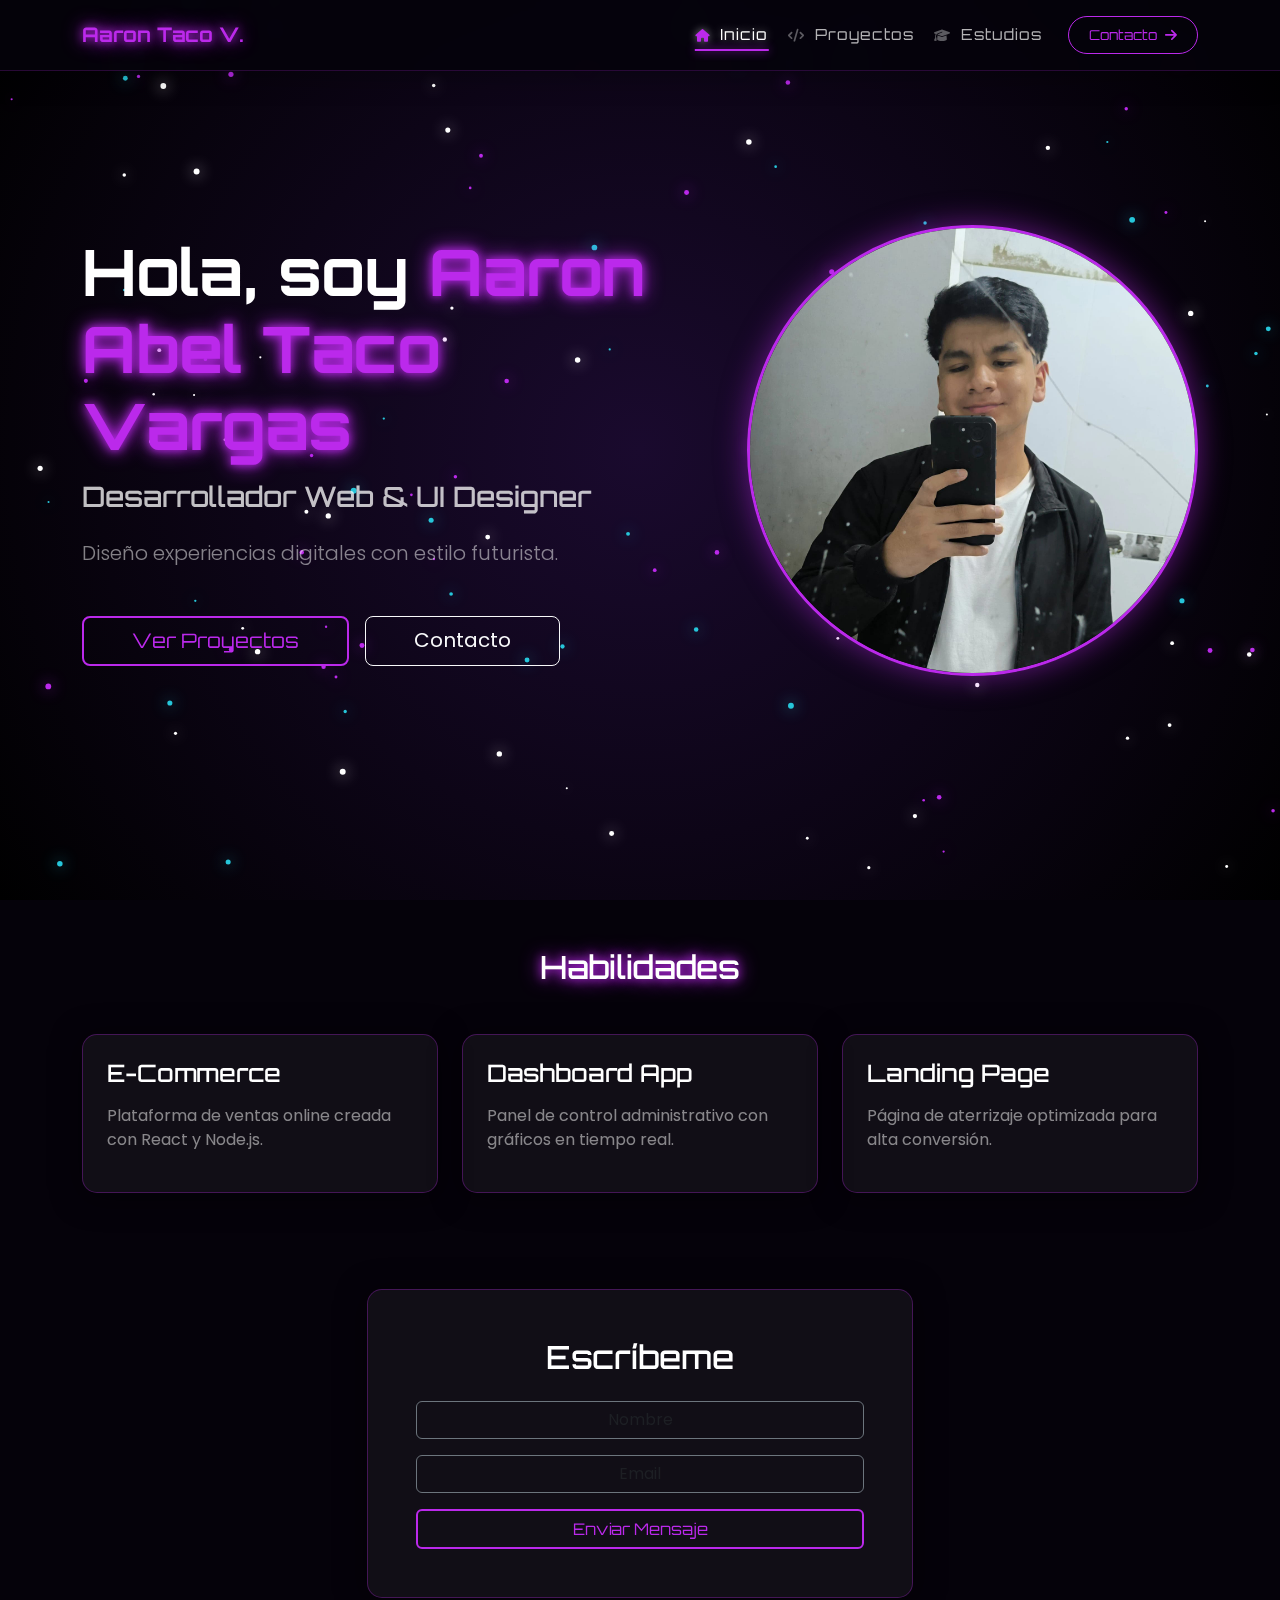
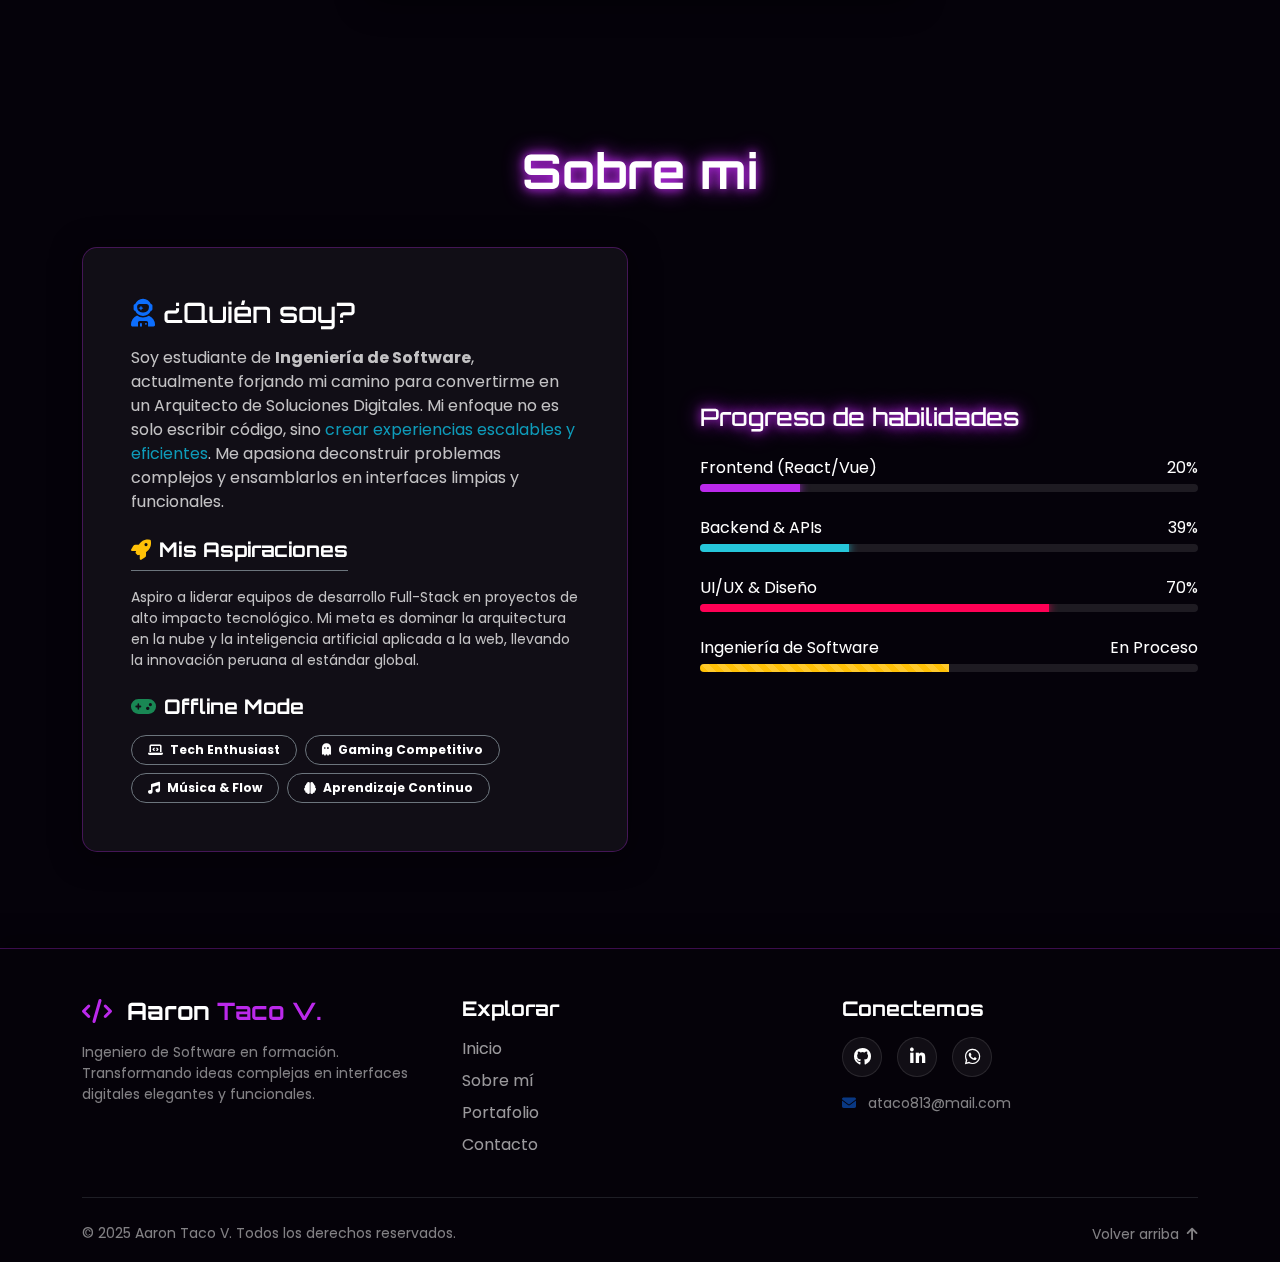
<file: index.html>
<!DOCTYPE html>
<html lang="es">

<head>
    <meta charset="UTF-8">
    <meta name="viewport" content="width=device-width, initial-scale=1.0">
    <title>Aaron</title>
    <link href="https://cdn.jsdelivr.net/npm/bootstrap@5.3.3/dist/css/bootstrap.min.css" rel="stylesheet">
    <link rel="stylesheet" href="https://cdnjs.cloudflare.com/ajax/libs/font-awesome/6.5.1/css/all.min.css">
    <link
        href="https://fonts.googleapis.com/css2?family=Orbitron:wght@400;700&family=Poppins:wght@300;500;700&display=swap"
        rel="stylesheet">
    <link rel="stylesheet" href="css/index.css">
    <link rel="stylesheet" href="css/encabezado.css">
    <link rel="stylesheet" href="css/footer.css">
</head>

<body>

    <canvas id="particles-canvas"></canvas>

    <nav class="navbar navbar-expand-lg fixed-top navbar-glass">
        <div class="container">
    
            <a class="navbar-brand d-flex align-items-center gap-2" href="#">
                <span class="neon-text fw-bold">Aaron Taco V.</span>
            </a>
    
            <button class="navbar-toggler border-0" type="button" data-bs-toggle="collapse" data-bs-target="#navbarNav">
                <span class="fa-solid fa-bars-staggered text-white"></span>
            </button>
    
            <div class="collapse navbar-collapse" id="navbarNav">
                <ul class="navbar-nav ms-auto align-items-center">
    
                    <li class="nav-item">
                        <a class="nav-link nav-link-neon active" href="#">
                            <i class="fas fa-home small-icon"></i> Inicio
                        </a>
                    </li>
    
                    <li class="nav-item">
                        <a class="nav-link nav-link-neon" href="Pages/proyectos.html">
                            <i class="fas fa-code small-icon"></i> Proyectos
                        </a>
                    </li>
    
                    <li class="nav-item">
                        <a class="nav-link nav-link-neon" href="Pages/avance-de-estudio.html">
                            <i class="fas fa-graduation-cap small-icon"></i> Estudios
                        </a>
                    </li>
    
                    <li class="nav-item ms-lg-3 mt-3 mt-lg-0">
                        <a class="btn btn-sm btn-neon-nav" href="Pages/Contacto.html">
                            Contacto <i class="fas fa-arrow-right ms-1"></i>
                        </a>
                    </li>
    
                </ul>
            </div>
        </div>
    </nav>

    <section id="inicio" class="d-flex align-items-center min-vh-100 text-center text-lg-start">
        <div class="container">
            <div class="row align-items-center">
                <div class="col-lg-7">
                    <h1 class="display-3 fw-bold text-white mb-3">Hola, soy <span class="neon-text">Aaron Abel Taco
                            Vargas</span>
                    </h1>
                    <h3 class="text-white opacity-75 mb-4">Desarrollador Web & UI Designer</h3>
                    <p class="lead text-white opacity-50 mb-5">Diseño experiencias digitales con estilo futurista.</p>
                    <div class="d-flex gap-3 justify-content-center justify-content-lg-start">
                        <a href="Pages/proyectos.html" class="btn btn-neon btn-lg px-5">Ver Proyectos</a>
                        <a href="Pages/Contacto.html" class="btn btn-outline-light btn-lg px-5">Contacto</a>
                     
                    </div>
                </div>
                <div class="col-lg-5 mt-5 mt-lg-0 d-flex justify-content-center">
                    <div class="img-glow">
                        <img src="img/ss.jpg" alt="Foto de perfil" class="img-fluid rounded-circle">
                    </div>
                </div>
            </div>
        </div>
    </section>

    <section id="proyectos" class="py-5">
        <div class="container">
            <h2 class="text-center text-white mb-5 neon-text">Habilidades</h2>
            <div class="row g-4">
                <div class="col-md-4">
                    <div class="glass-card p-4 h-100">
                        <h4 class="text-white mb-3">E-Commerce</h4>
                        <p class="text-white opacity-50">Plataforma de ventas online creada con React y Node.js.</p>
                    </div>
                </div>
                <div class="col-md-4">
                    <div class="glass-card p-4 h-100">
                        <h4 class="text-white mb-3">Dashboard App</h4>
                        <p class="text-white opacity-50">Panel de control administrativo con gráficos en tiempo real.
                        </p>
                    </div>
                </div>
                <div class="col-md-4">
                    <div class="glass-card p-4 h-100">
                        <h4 class="text-white mb-3">Landing Page</h4>
                        <p class="text-white opacity-50">Página de aterrizaje optimizada para alta conversión.</p>
                    </div>
                </div>
            </div>
        </div>
    </section>

    <section id="contacto" class="py-5 mb-5">
        <div class="container">
            <div class="row justify-content-center">
                <div class="col-md-6">
                    <div class="glass-card p-5">
                        <h2 class="text-center text-white mb-4">Escríbeme</h2>
                        <form>
                            <div class="mb-3">
                                <input type="text"
                                    class="form-control bg-transparent text-center text-white border-secondary"
                                    placeholder="Nombre">
                            </div>

                            <div class="mb-3">
                                <input type="email" class="form-control bg-transparent text-center border-secondary"
                                    placeholder="Email">
                            </div>
                            <button type="submit" class="btn btn-neon w-100">Enviar Mensaje</button>
                        </form>
                    </div>
                </div>
            </div>
        </div>
    </section>

    <section id="sobre-mi" class="py-5 position-relative z-2">
        <div class="container">
            <h2 class="text-center text-white mb-5 neon-text display-5 fw-bold">Sobre mi</h2>

            <div class="row align-items-center">
                <div class="col-lg-6 mb-5 mb-lg-0">
                    <div class="glass-card p-4 p-lg-5">

                        <h3 class="text-white mb-3" style="font-family: 'Orbitron', sans-serif;">
                            <i class="fas fa-user-astronaut me-2 text-primary"></i>¿Quién soy?
                        </h3>

                        <p class="text-white opacity-75 mb-4">
                            Soy estudiante de <strong>Ingeniería de Software</strong>, actualmente forjando mi camino
                            para convertirme en un Arquitecto de Soluciones Digitales. Mi enfoque no es solo escribir
                            código, sino
                            <span class="text-info">crear experiencias escalables y eficientes</span>. Me apasiona
                            deconstruir problemas complejos y ensamblarlos en interfaces limpias y funcionales.
                        </p>

                        <div class="mb-4">
                            <h5 class="text-white fw-bold border-bottom border-secondary pb-2 d-inline-block">
                                <i class="fas fa-rocket me-2 text-warning"></i>Mis Aspiraciones
                            </h5>
                            <p class="text-white opacity-75 small mt-2">
                                Aspiro a liderar equipos de desarrollo Full-Stack en proyectos de alto impacto
                                tecnológico. Mi meta es dominar la arquitectura en la nube y la inteligencia artificial
                                aplicada a la web, llevando la innovación peruana al estándar global.
                            </p>
                        </div>

                        <div>
                            <h5 class="text-white fw-bold mb-3"><i class="fas fa-gamepad me-2 text-success"></i>Offline
                                Mode</h5>
                            <div class="d-flex flex-wrap gap-2">
                                <span
                                    class="badge bg-transparent border border-secondary text-white rounded-pill px-3 py-2">
                                    <i class="fas fa-laptop-code me-1"></i> Tech Enthusiast
                                </span>
                                <span
                                    class="badge bg-transparent border border-secondary text-white rounded-pill px-3 py-2">
                                    <i class="fas fa-ghost me-1"></i> Gaming Competitivo
                                </span>
                                <span
                                    class="badge bg-transparent border border-secondary text-white rounded-pill px-3 py-2">
                                    <i class="fas fa-music me-1"></i> Música & Flow
                                </span>
                                <span
                                    class="badge bg-transparent border border-secondary text-white rounded-pill px-3 py-2">
                                    <i class="fas fa-brain me-1"></i> Aprendizaje Continuo
                                </span>
                            </div>
                        </div>

                    </div>
                </div>

                <div class="col-lg-6">
                    <div class="ps-lg-5">
                        <h4 class="text-white mb-4 neon-text">Progreso de habilidades</h4>

                        <div class="mb-4">
                            <div class="d-flex justify-content-between text-white mb-1">
                                <span>Frontend (React/Vue)</span>
                                <span>20%</span>
                            </div>
                            <div class="progress" style="height: 8px; background: rgba(255,255,255,0.1);">
                                <div class="progress-bar"
                                    style="width: 20%; background-color: var(--primary-color); box-shadow: 0 0 10px var(--primary-color);">
                                </div>
                            </div>
                        </div>

                        <div class="mb-4">
                            <div class="d-flex justify-content-between text-white mb-1">
                                <span>Backend & APIs</span>
                                <span>39%</span>
                            </div>
                            <div class="progress" style="height: 8px; background: rgba(255,255,255,0.1);">
                                <div class="progress-bar"
                                    style="width: 30%; background-color: #26c6da; box-shadow: 0 0 10px #26c6da;"></div>
                            </div>
                        </div>

                        <div class="mb-4">
                            <div class="d-flex justify-content-between text-white mb-1">
                                <span>UI/UX & Diseño</span>
                                <span>70%</span>
                            </div>
                            <div class="progress" style="height: 8px; background: rgba(255,255,255,0.1);">
                                <div class="progress-bar"
                                    style="width: 70%; background-color: #ff0055; box-shadow: 0 0 10px #ff0055;"></div>
                            </div>
                        </div>

                        <div class="mb-4">
                            <div class="d-flex justify-content-between text-white mb-1">
                                <span>Ingeniería de Software</span>
                                <span>En Proceso</span>
                            </div>
                            <div class="progress" style="height: 8px; background: rgba(255,255,255,0.1);">
                                <div class="progress-bar progress-bar-striped progress-bar-animated bg-warning"
                                    style="width: 50%;"></div>
                            </div>
                        </div>

                    </div>
                </div>
            </div>
        </div>
    </section>

    <footer class="footer-neon pt-5 pb-3 mt-5">
        <div class="container">
            <div class="row">

                <div class="col-lg-4 mb-4 mb-lg-0">
                    <h4 class="fw-bold mb-3" style="font-family: 'Orbitron', sans-serif; color: white;">
                        <i class="fas fa-code me-2" style="color: var(--primary-color);"></i>
                        Aaron <span style="color: var(--primary-color);">Taco V.</span>
                    </h4>
                    <p class="text-white opacity-50 small pe-lg-4">
                        Ingeniero de Software en formación. Transformando ideas complejas en interfaces digitales
                        elegantes y funcionales.
                    </p>
                </div>

                <div class="col-lg-4 mb-4 mb-lg-0">
                    <h5 class="text-white mb-3 fw-bold" style="font-family: 'Orbitron', sans-serif;">Explorar</h5>
                    <ul class="list-unstyled">
                        <li class="mb-2"><a href="index.html" class="footer-link">Inicio</a></li>
                        <li class="mb-2"><a href="index.html#sobre-mi" class="footer-link">Sobre mí</a></li>
                        <li class="mb-2"><a href="Pages/proyectos.html" class="footer-link">Portafolio</a></li>
                        <li class="mb-2"><a href="Pages/Contacto.html" class="footer-link">Contacto</a></li>
                    </ul>
                </div>

                <div class="col-lg-4">
                    <h5 class="text-white mb-3 fw-bold" style="font-family: 'Orbitron', sans-serif;">Conectemos</h5>
                    <div class="social-footer-links mb-3 justify-content-start">
                        <a href="https://github.com/aront132" target="_blank" class="footer-icon"><i
                                class="fab fa-github"></i></a>
                        <a href="https://linkedin.com/in/aaron-abel-taco-vargas-03340b28a" target="_blank" class="footer-icon"><i
                                class="fab fa-linkedin-in"></i></a>
                        <a href="https://wa.me/+51 992132014" target="_blank" class="footer-icon"><i
                                class="fab fa-whatsapp"></i></a>
                    </div>
                    <p class="text-white opacity-50 small">
                        <i class="fas fa-envelope me-2 text-primary"></i> ataco813@mail.com
                    </p>
                </div>
            </div>

            <hr class="my-4 border-secondary opacity-25">

            <div class="row align-items-center">
                <div class="col-md-6 text-center text-md-start">
                    <p class="small text-white opacity-50 mb-0">
                        &copy; 2025 Aaron Taco V. Todos los derechos reservados.
                    </p>
                </div>
                <div class="col-md-6 text-center text-md-end mt-3 mt-md-0">
                    <a href="#" class="text-white opacity-50 small text-decoration-none">Volver arriba <i
                            class="fas fa-arrow-up ms-1"></i></a>
                </div>
            </div>
        </div>
    </footer>


    <script src="https://cdn.jsdelivr.net/npm/bootstrap@5.3.3/dist/js/bootstrap.bundle.min.js"></script>
    <script src="js/particles.js"></script>
</body>

</html>
</file>
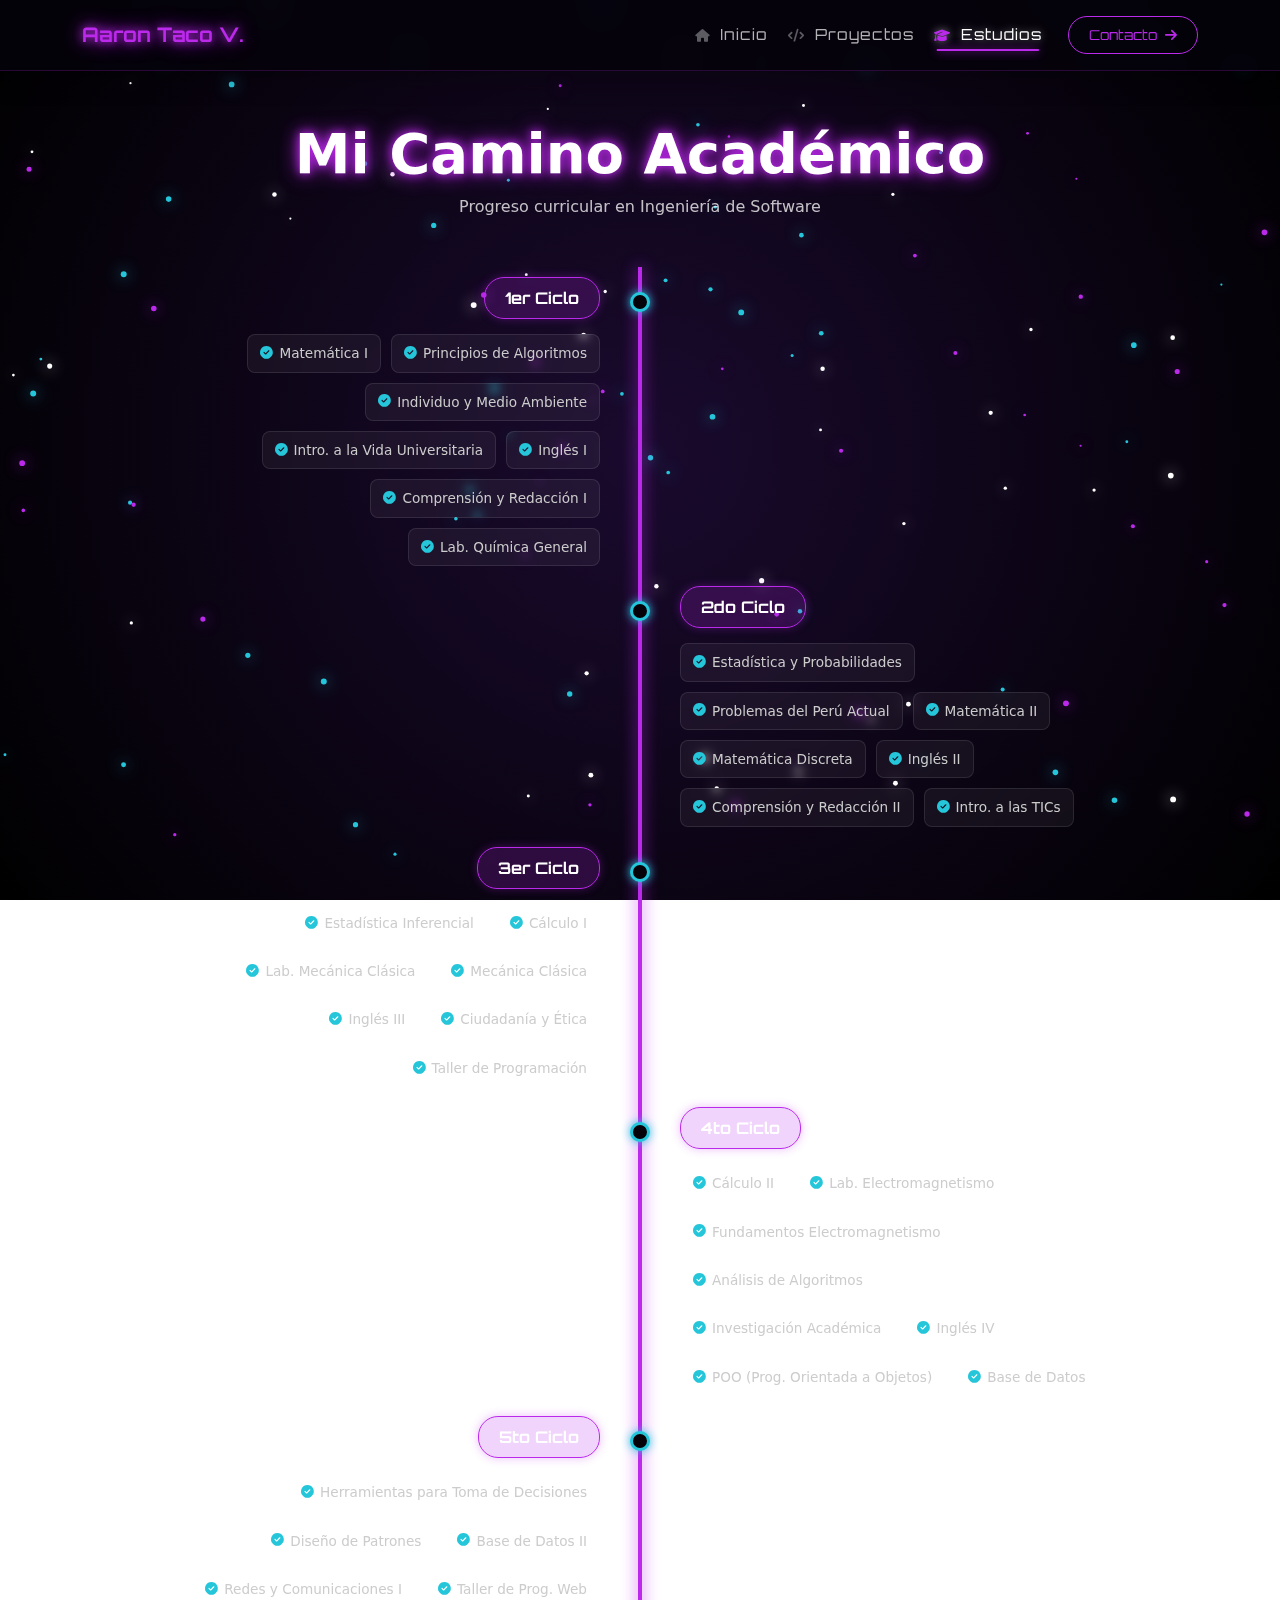
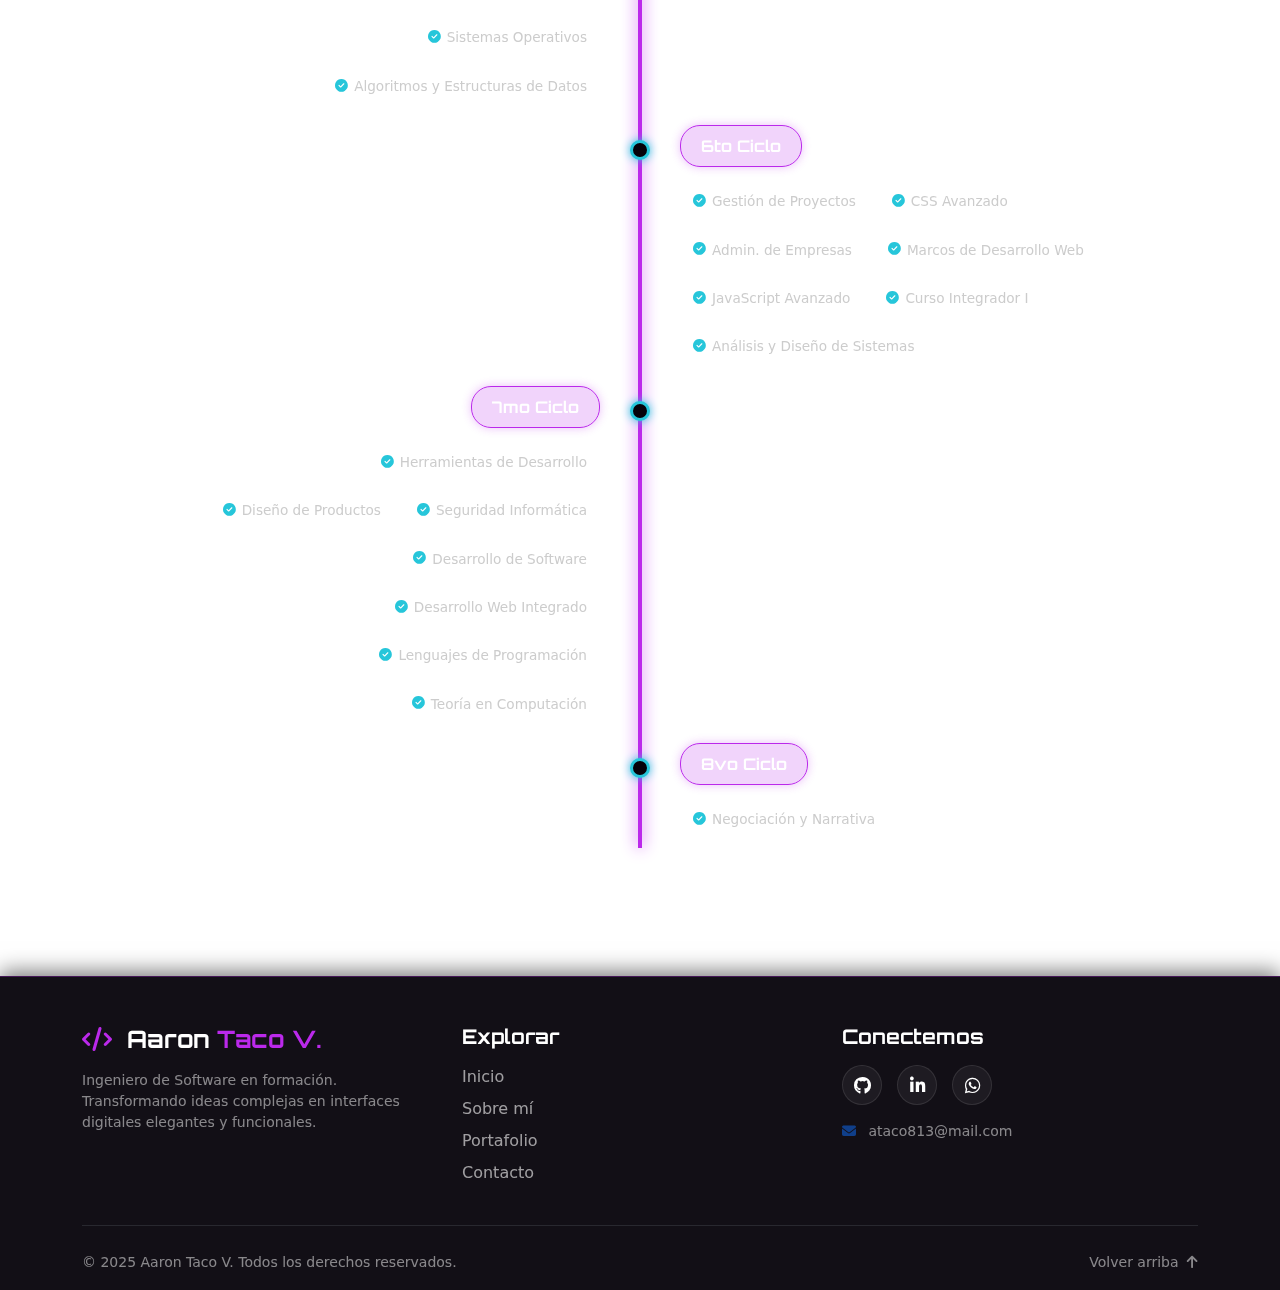
<file: Pages/avance-de-estudio.html>
<!DOCTYPE html>
<html lang="es">

<head>
    <meta charset="UTF-8">
    <meta name="viewport" content="width=device-width, initial-scale=1.0">
    <title>Plan de Estudios</title>
    <link href="https://cdn.jsdelivr.net/npm/bootstrap@5.3.3/dist/css/bootstrap.min.css" rel="stylesheet">
    <link rel="stylesheet" href="https://cdnjs.cloudflare.com/ajax/libs/font-awesome/6.5.1/css/all.min.css">
    <link
        href="https://fonts.googleapis.com/css2?family=Orbitron:wght@400;700&family=Poppins:wght@300;500;700&display=swap"
        rel="stylesheet">
    <link rel="stylesheet" href="../css/avancedeestudio.css">
    <link rel="stylesheet" href="../css/encabezado.css">
    <link rel="stylesheet" href="../css/footer.css">


</head>

<body>

    <canvas id="particles-canvas"></canvas>


    <nav class="navbar navbar-expand-lg fixed-top navbar-glass">
        <div class="container">

            <a class="navbar-brand d-flex align-items-center gap-2" href="../index.html">
                <span class="neon-text fw-bold">Aaron Taco V.</span>
            </a>

            <button class="navbar-toggler border-0" type="button" data-bs-toggle="collapse" data-bs-target="#navbarNav">
                <span class="fa-solid fa-bars-staggered text-white"></span>
            </button>

            <div class="collapse navbar-collapse" id="navbarNav">
                <ul class="navbar-nav ms-auto align-items-center">

                    <li class="nav-item">
                        <a class="nav-link nav-link-neon" href="../index.html">
                            <i class="fas fa-home small-icon"></i> Inicio
                        </a>
                    </li>

                    <li class="nav-item">
                        <a class="nav-link nav-link-neon" href="proyectos.html">
                            <i class="fas fa-code small-icon"></i> Proyectos
                        </a>
                    </li>

                    <li class="nav-item">
                        <a class="nav-link nav-link-neon active" href="avance-de-estudio.html">
                            <i class="fas fa-graduation-cap small-icon"></i> Estudios
                        </a>
                    </li>

                    <li class="nav-item ms-lg-3 mt-3 mt-lg-0">
                        <a class="btn btn-sm btn-neon-nav" href="Contacto.html">
                            Contacto <i class="fas fa-arrow-right ms-1"></i>
                        </a>
                    </li>

                </ul>
            </div>
        </div>
    </nav>

    <section class="roadmap-section">
        <div class="container text-center mb-5">
            <h1 class="display-4 fw-bold text-white neon-text">Mi Camino Académico</h1>
            <p class="text-white opacity-75">Progreso curricular en Ingeniería de Software</p>
        </div>

        <div class="roadmap-container">

            <div class="roadmap-cycle left">
                <div class="cycle-title">1er Ciclo</div>
                <div class="courses-grid">
                    <div class="course-chip"><i class="fas fa-check-circle"></i>Matemática I</div>
                    <div class="course-chip"><i class="fas fa-check-circle"></i>Principios de Algoritmos</div>
                    <div class="course-chip"><i class="fas fa-check-circle"></i>Individuo y Medio Ambiente</div>
                    <div class="course-chip"><i class="fas fa-check-circle"></i>Intro. a la Vida Universitaria</div>
                    <div class="course-chip"><i class="fas fa-check-circle"></i>Inglés I</div>
                    <div class="course-chip"><i class="fas fa-check-circle"></i>Comprensión y Redacción I</div>
                    <div class="course-chip"><i class="fas fa-check-circle"></i>Lab. Química General</div>
                </div>
            </div>

            <div class="roadmap-cycle right">
                <div class="cycle-title">2do Ciclo</div>
                <div class="courses-grid">
                    <div class="course-chip"><i class="fas fa-check-circle"></i>Estadística y Probabilidades</div>
                    <div class="course-chip"><i class="fas fa-check-circle"></i>Problemas del Perú Actual</div>
                    <div class="course-chip"><i class="fas fa-check-circle"></i>Matemática II</div>
                    <div class="course-chip"><i class="fas fa-check-circle"></i>Matemática Discreta</div>
                    <div class="course-chip"><i class="fas fa-check-circle"></i>Inglés II</div>
                    <div class="course-chip"><i class="fas fa-check-circle"></i>Comprensión y Redacción II</div>
                    <div class="course-chip"><i class="fas fa-check-circle"></i>Intro. a las TICs</div>
                </div>
            </div>

            <div class="roadmap-cycle left">
                <div class="cycle-title">3er Ciclo</div>
                <div class="courses-grid">
                    <div class="course-chip"><i class="fas fa-check-circle"></i>Estadística Inferencial</div>
                    <div class="course-chip"><i class="fas fa-check-circle"></i>Cálculo I</div>
                    <div class="course-chip"><i class="fas fa-check-circle"></i>Lab. Mecánica Clásica</div>
                    <div class="course-chip"><i class="fas fa-check-circle"></i>Mecánica Clásica</div>
                    <div class="course-chip"><i class="fas fa-check-circle"></i>Inglés III</div>
                    <div class="course-chip"><i class="fas fa-check-circle"></i>Ciudadanía y Ética</div>
                    <div class="course-chip"><i class="fas fa-check-circle"></i>Taller de Programación</div>
                </div>
            </div>

            <div class="roadmap-cycle right">
                <div class="cycle-title">4to Ciclo</div>
                <div class="courses-grid">
                    <div class="course-chip"><i class="fas fa-check-circle"></i>Cálculo II</div>
                    <div class="course-chip"><i class="fas fa-check-circle"></i>Lab. Electromagnetismo</div>
                    <div class="course-chip"><i class="fas fa-check-circle"></i>Fundamentos Electromagnetismo</div>
                    <div class="course-chip"><i class="fas fa-check-circle"></i>Análisis de Algoritmos</div>
                    <div class="course-chip"><i class="fas fa-check-circle"></i>Investigación Académica</div>
                    <div class="course-chip"><i class="fas fa-check-circle"></i>Inglés IV</div>
                    <div class="course-chip"><i class="fas fa-check-circle"></i>POO (Prog. Orientada a Objetos)</div>
                    <div class="course-chip"><i class="fas fa-check-circle"></i>Base de Datos</div>
                </div>
            </div>

            <div class="roadmap-cycle left">
                <div class="cycle-title">5to Ciclo</div>
                <div class="courses-grid">
                    <div class="course-chip"><i class="fas fa-check-circle"></i>Herramientas para Toma de Decisiones
                    </div>
                    <div class="course-chip"><i class="fas fa-check-circle"></i>Diseño de Patrones</div>
                    <div class="course-chip"><i class="fas fa-check-circle"></i>Base de Datos II</div>
                    <div class="course-chip"><i class="fas fa-check-circle"></i>Redes y Comunicaciones I</div>
                    <div class="course-chip"><i class="fas fa-check-circle"></i>Taller de Prog. Web</div>
                    <div class="course-chip"><i class="fas fa-check-circle"></i>Sistemas Operativos</div>
                    <div class="course-chip"><i class="fas fa-check-circle"></i>Algoritmos y Estructuras de Datos</div>
                </div>
            </div>

            <div class="roadmap-cycle right">
                <div class="cycle-title">6to Ciclo</div>
                <div class="courses-grid">
                    <div class="course-chip"><i class="fas fa-check-circle"></i>Gestión de Proyectos</div>
                    <div class="course-chip"><i class="fas fa-check-circle"></i>CSS Avanzado</div>
                    <div class="course-chip"><i class="fas fa-check-circle"></i>Admin. de Empresas</div>
                    <div class="course-chip"><i class="fas fa-check-circle"></i>Marcos de Desarrollo Web</div>
                    <div class="course-chip"><i class="fas fa-check-circle"></i>JavaScript Avanzado</div>
                    <div class="course-chip"><i class="fas fa-check-circle"></i>Curso Integrador I</div>
                    <div class="course-chip"><i class="fas fa-check-circle"></i>Análisis y Diseño de Sistemas</div>
                </div>
            </div>

            <div class="roadmap-cycle left">
                <div class="cycle-title">7mo Ciclo</div>
                <div class="courses-grid">
                    <div class="course-chip"><i class="fas fa-check-circle"></i>Herramientas de Desarrollo</div>
                    <div class="course-chip"><i class="fas fa-check-circle"></i>Diseño de Productos</div>
                    <div class="course-chip"><i class="fas fa-check-circle"></i>Seguridad Informática</div>
                    <div class="course-chip"><i class="fas fa-check-circle"></i>Desarrollo de Software</div>
                    <div class="course-chip"><i class="fas fa-check-circle"></i>Desarrollo Web Integrado</div>
                    <div class="course-chip"><i class="fas fa-check-circle"></i>Lenguajes de Programación</div>
                    <div class="course-chip"><i class="fas fa-check-circle"></i>Teoría en Computación</div>
                </div>
            </div>

            <div class="roadmap-cycle right">
                <div class="cycle-title">8vo Ciclo</div>
                <div class="courses-grid">
                    <div class="course-chip"><i class="fas fa-check-circle"></i>Negociación y Narrativa</div>
                </div>
            </div>

        </div>
    </section>

    <footer class="footer-neon pt-5 pb-3 mt-5">
        <div class="container">
            <div class="row">

                <div class="col-lg-4 mb-4 mb-lg-0">
                    <h4 class="fw-bold mb-3" style="font-family: 'Orbitron', sans-serif; color: white;">
                        <i class="fas fa-code me-2" style="color: var(--primary-color);"></i>
                        Aaron <span style="color: var(--primary-color);">Taco V.</span>
                    </h4>
                    <p class="text-white opacity-50 small pe-lg-4">
                        Ingeniero de Software en formación. Transformando ideas complejas en interfaces digitales
                        elegantes y funcionales.
                    </p>
                </div>

                <div class="col-lg-4 mb-4 mb-lg-0">
                    <h5 class="text-white mb-3 fw-bold" style="font-family: 'Orbitron', sans-serif;">Explorar</h5>
                    <ul class="list-unstyled">
                        <li class="mb-2"><a href="../index.html" class="footer-link">Inicio</a></li>
                        <li class="mb-2"><a href="../index.html#sobre-mi" class="footer-link">Sobre mí</a></li>
                        <li class="mb-2"><a href="proyectos.html" class="footer-link">Portafolio</a></li>
                        <li class="mb-2"><a href="contacto.html" class="footer-link">Contacto</a></li>
                    </ul>
                </div>

               <div class="col-lg-4">
                    <h5 class="text-white mb-3 fw-bold" style="font-family: 'Orbitron', sans-serif;">Conectemos</h5>
                    <div class="social-footer-links mb-3 justify-content-start">
                        <a href="https://github.com/aront132" target="_blank" class="footer-icon"><i
                                class="fab fa-github"></i></a>
                        <a href="https://linkedin.com/in/aaron-abel-taco-vargas-03340b28a" target="_blank" class="footer-icon"><i
                                class="fab fa-linkedin-in"></i></a>
                        <a href="https://wa.me/992132014" target="_blank" class="footer-icon"><i
                                class="fab fa-whatsapp"></i></a>
                    </div>
                    <p class="text-white opacity-50 small">
                        <i class="fas fa-envelope me-2 text-primary"></i> ataco813@mail.com
                    </p>
                </div>
            </div>

            <hr class="my-4 border-secondary opacity-25">

            <div class="row align-items-center">
                <div class="col-md-6 text-center text-md-start">
                    <p class="small text-white opacity-50 mb-0">
                        &copy; 2025 Aaron Taco V. Todos los derechos reservados.
                    </p>
                </div>
                <div class="col-md-6 text-center text-md-end mt-3 mt-md-0">
                    <a href="#" class="text-white opacity-50 small text-decoration-none">Volver arriba <i
                            class="fas fa-arrow-up ms-1"></i></a>
                </div>
            </div>
        </div>
    </footer>

    <script src="https://cdn.jsdelivr.net/npm/bootstrap@5.3.3/dist/js/bootstrap.bundle.min.js"></script>
    <script src="../js/particles.js"></script>
</body>

</html>
</file>
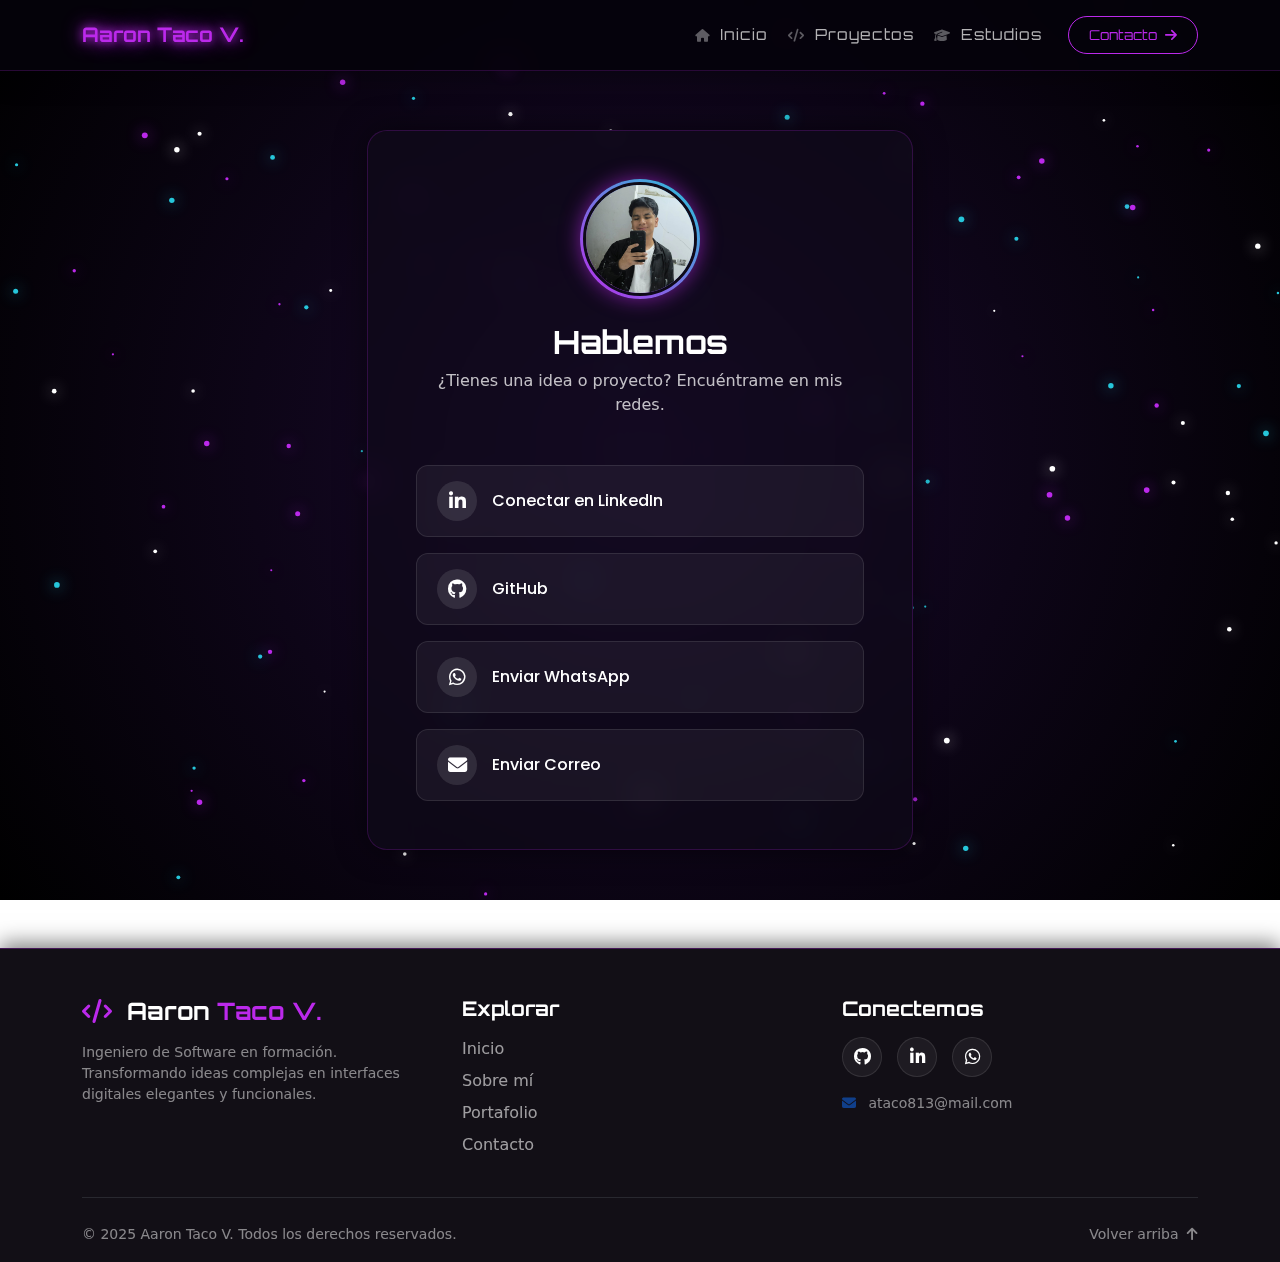
<file: Pages/Contacto.html>
<!DOCTYPE html>
<html lang="es">

<head>
    <meta charset="UTF-8">
    <meta name="viewport" content="width=device-width, initial-scale=1.0">
    <title>Contáctame</title>
    <link href="https://cdn.jsdelivr.net/npm/bootstrap@5.3.3/dist/css/bootstrap.min.css" rel="stylesheet">
    <link rel="stylesheet" href="https://cdnjs.cloudflare.com/ajax/libs/font-awesome/6.5.1/css/all.min.css">
    <link
        href="https://fonts.googleapis.com/css2?family=Orbitron:wght@400;700&family=Poppins:wght@300;500;700&display=swap"
        rel="stylesheet">

    <link rel="stylesheet" href="../css/encabezado.css">
    <link rel="stylesheet" href="../css/contacto.css">
    <link rel="stylesheet" href="../css/footer.css">
</head>

<body>

    <canvas id="particles-canvas"></canvas>


    <nav class="navbar navbar-expand-lg fixed-top navbar-glass">
        <div class="container">

            <a class="navbar-brand d-flex align-items-center gap-2" href="../index.html">
                <span class="neon-text fw-bold">Aaron Taco V.</span>
            </a>

            <button class="navbar-toggler border-0" type="button" data-bs-toggle="collapse" data-bs-target="#navbarNav">
                <span class="fa-solid fa-bars-staggered text-white"></span>
            </button>

            <div class="collapse navbar-collapse" id="navbarNav">
                <ul class="navbar-nav ms-auto align-items-center">

                    <li class="nav-item">
                        <a class="nav-link nav-link-neon " href="index.html">
                            <i class="fas fa-home small-icon"></i> Inicio
                        </a>
                    </li>

                    <li class="nav-item">
                        <a class="nav-link nav-link-neon" href="proyectos.html">
                            <i class="fas fa-code small-icon"></i> Proyectos
                        </a>
                    </li>

                    <li class="nav-item">
                        <a class="nav-link nav-link-neon" href="avance-de-estudio.html">
                            <i class="fas fa-graduation-cap small-icon"></i> Estudios
                        </a>
                    </li>

                    <li class="nav-item ms-lg-3 mt-3 mt-lg-0">
                        <a class="btn btn-sm btn-neon-nav" href="Contacto.html">
                            Contacto <i class="fas fa-arrow-right ms-1"></i>
                        </a>
                    </li>

                </ul>
            </div>
        </div>
    </nav>

    <section class="contact-section d-flex align-items-center justify-content-center">
        <div class="container">
            <div class="row justify-content-center">
                <div class="col-md-8 col-lg-6">

                    <div class="contact-card text-center p-5">

                        <div class="profile-glow mb-4 mx-auto">
                            <img src="../img/ss.jpg" alt="Aaron Taco" class="img-fluid rounded-circle">
                        </div>

                        <h2 class="text-white mb-2 fw-bold" style="font-family: 'Orbitron', sans-serif;">Hablemos</h2>
                        <p class="text-white opacity-75 mb-5">¿Tienes una idea o proyecto? Encuéntrame en mis redes.</p>

                        <div class="d-grid gap-3">

                            <a href="https://linkedin.com/in/aaron-abel-taco-vargas-03340b28a" target="_blank" class="social-btn linkedin">
                                <div class="icon-box"><i class="fab fa-linkedin-in"></i></div>
                                <span>Conectar en LinkedIn</span>
                                <i class="fas fa-arrow-right arrow-icon"></i>
                            </a>

                            <a href="https://github.com/aront132" target="_blank" class="social-btn github">
                                <div class="icon-box"><i class="fab fa-github"></i></div>
                                <span>GitHub</span>
                                <i class="fas fa-arrow-right arrow-icon"></i>
                            </a>

                            <a href="https://wa.me/992132014" target="_blank" class="social-btn whatsapp">
                                <div class="icon-box"><i class="fab fa-whatsapp"></i></div>
                                <span>Enviar WhatsApp</span>
                                <i class="fas fa-arrow-right arrow-icon"></i>
                            </a>

                            <a href="mailto:ataco813@ejemplo.com" class="social-btn email">
                                <div class="icon-box"><i class="fas fa-envelope"></i></div>
                                <span>Enviar Correo</span>
                                <i class="fas fa-arrow-right arrow-icon"></i>
                            </a>

                        </div>
                    </div>

                </div>
            </div>
        </div>
    </section>


    <footer class="footer-neon pt-5 pb-3 mt-5">
        <div class="container">
            <div class="row">

                <div class="col-lg-4 mb-4 mb-lg-0">
                    <h4 class="fw-bold mb-3" style="font-family: 'Orbitron', sans-serif; color: white;">
                        <i class="fas fa-code me-2" style="color: var(--primary-color);"></i>
                        Aaron <span style="color: var(--primary-color);">Taco V.</span>
                    </h4>
                    <p class="text-white opacity-50 small pe-lg-4">
                        Ingeniero de Software en formación. Transformando ideas complejas en interfaces digitales
                        elegantes y funcionales.
                    </p>
                </div>

                <div class="col-lg-4 mb-4 mb-lg-0">
                    <h5 class="text-white mb-3 fw-bold" style="font-family: 'Orbitron', sans-serif;">Explorar</h5>
                    <ul class="list-unstyled">
                        <li class="mb-2"><a href="../index.html" class="footer-link">Inicio</a></li>
                        <li class="mb-2"><a href="../index.html#sobre-mi" class="footer-link">Sobre mí</a></li>
                        <li class="mb-2"><a href="proyectos.html" class="footer-link">Portafolio</a></li>
                        <li class="mb-2"><a href="contacto.html" class="footer-link">Contacto</a></li>
                    </ul>
                </div>

                <div class="col-lg-4">
                    <h5 class="text-white mb-3 fw-bold" style="font-family: 'Orbitron', sans-serif;">Conectemos</h5>
                    <div class="social-footer-links mb-3 justify-content-start">
                        <a href="https://github.com/aront132" target="_blank" class="footer-icon"><i
                                class="fab fa-github"></i></a>
                        <a href="https://linkedin.com/in/aaron-abel-taco-vargas-03340b28a" target="_blank" class="footer-icon"><i
                                class="fab fa-linkedin-in"></i></a>
                        <a href="https://wa.me/992132014" target="_blank" class="footer-icon"><i
                                class="fab fa-whatsapp"></i></a>
                    </div>
                    <p class="text-white opacity-50 small">
                        <i class="fas fa-envelope me-2 text-primary"></i> ataco813@mail.com
                    </p>
                </div>
            </div>
            <hr class="my-4 border-secondary opacity-25">

            <div class="row align-items-center">
                <div class="col-md-6 text-center text-md-start">
                    <p class="small text-white opacity-50 mb-0">
                        &copy; 2025 Aaron Taco V. Todos los derechos reservados.
                    </p>
                </div>
                <div class="col-md-6 text-center text-md-end mt-3 mt-md-0">
                    <a href="#" class="text-white opacity-50 small text-decoration-none">Volver arriba <i
                            class="fas fa-arrow-up ms-1"></i></a>
                </div>
            </div>
        </div>
    </footer>


    <script src="https://cdn.jsdelivr.net/npm/bootstrap@5.3.3/dist/js/bootstrap.bundle.min.js"></script>
    <script src="../js/particles.js"></script>
</body>

</html>
</file>
<file: css/index.css>
body {
    background-color: var(--bg-color) ;
    font-family: 'Poppins', sans-serif;
    overflow-x: hidden;
}

#particles-canvas {
    position: fixed;
    top: 0;
    left: 0;
    width: 100%;
    height: 100%;
    z-index: -1;
    background: radial-gradient(circle at center, #1a0a2e 0%, #000000 100%);
}

section {
    background-color: transparent !important; 
    position: relative;
    z-index: 2;
}

h1, h2, h3, h4, h5 {
    font-family: 'Orbitron', sans-serif;
}



.glass-card {
    background: rgba(255, 255, 255, 0.05);
    backdrop-filter: blur(10px);
    -webkit-backdrop-filter: blur(10px);
    border: 1px solid rgba(187, 41, 235, 0.3);
    border-radius: 15px;
    box-shadow: 0 4px 30px rgba(0, 0, 0, 0.5);
    transition: transform 0.3s ease, box-shadow 0.3s ease;
}

.glass-card:hover {
    transform: translateY(-5px);
    border-color: var(--primary-color);
    box-shadow: 0 0 20px rgba(187, 41, 235, 0.4);
}

.btn-neon {
    border: 2px solid var(--primary-color);
    color: var(--primary-color);
    font-family: 'Orbitron', sans-serif;
    transition: 0.3s;
    background: transparent;
}

.btn-neon:hover {
    background-color: var(--primary-color);
    color: white;
    box-shadow: 0 0 20px var(--primary-color);
}

.img-glow img {
    border: 3px solid var(--primary-color);
    box-shadow: 0 0 30px rgba(187, 41, 235, 0.5);
}

@media (max-width: 991px) {
    h1.display-3, h1.display-4 {
        font-size: 2.2rem !important;
        line-height: 1.2;
    }
    
    h3 {
        font-size: 1.2rem !important;
        margin-bottom: 20px !important;
    }

    section#inicio {
        padding-top: 140px !important;
        padding-bottom: 60px;
        min-height: 100vh;
        height: auto !important;
        text-align: center;
    }

    #inicio .d-flex {
        flex-direction: column;
        align-items: center;
        gap: 15px !important;
    }

    .btn-neon, .btn-outline-light {
        width: 90%; 
        max-width: 300px;
        margin: 0 !important;
    }

    .img-glow {
        margin-top: 40px;
        margin-bottom: 20px;
        display: inline-block;
    }
    
    .img-glow img {
        max-width: 220px;
        height: auto;
    }

    #sobre-mi {
        padding-top: 40px;
        padding-bottom: 40px;
    }

    #sobre-mi .glass-card {
        margin-bottom: 30px; 
        padding: 1.5rem !important; 
    }

    .progress {
        margin-bottom: 20px;
    }
}
</file>
<file: css/encabezado.css>
:root {
    --primary-color: #bb29eb;
    --bg-color: #05020a;
}
.neon-text {
    color: var(--primary-color);
    text-shadow: 0 0 10px var(--primary-color), 0 0 20px var(--primary-color);
}
.navbar-brand{
     font-family: 'Orbitron', sans-serif;
}
.navbar-glass {
    background: rgba(5, 2, 10, 0.85) !important;
    backdrop-filter: blur(15px);
    -webkit-backdrop-filter: blur(15px);
    border-bottom: 1px solid rgba(187, 41, 235, 0.2);
    box-shadow: 0 4px 30px rgba(0, 0, 0, 0.3);
    padding: 15px 0;
    transition: all 0.3s ease;
}

.brand-icon {
    filter: drop-shadow(0 0 5px gold);
    animation: pulse-icon 2s infinite;
}

@keyframes pulse-icon {
    0% { transform: scale(1); opacity: 1; }
    50% { transform: scale(1.1); opacity: 0.8; }
    100% { transform: scale(1); opacity: 1; }
}

.nav-link-neon {
    color: rgba(255, 255, 255, 0.7) !important;
    font-family: 'Orbitron', sans-serif;
    font-size: 0.95rem;
    letter-spacing: 1px;
    position: relative;
    padding: 5px 10px !important;
    transition: color 0.3s ease;
}

.small-icon {
    font-size: 0.8rem;
    margin-right: 5px;
    opacity: 0.5;
    transition: 0.3s;
}

.nav-link-neon:hover,
.nav-link-neon.active {
    color: white !important;
    text-shadow: 0 0 8px rgba(255, 255, 255, 0.5);
}

.nav-link-neon:hover .small-icon,
.nav-link-neon.active .small-icon {
    opacity: 1;
    color: var(--primary-color);
}

.nav-link-neon::after {
    content: '';
    position: absolute;
    width: 0;
    height: 2px;
    bottom: 0;
    left: 50%;
    background-color: var(--primary-color);
    box-shadow: 0 0 10px var(--primary-color);
    transition: all 0.3s ease-in-out;
    transform: translateX(-50%);
}

.nav-link-neon:hover::after,
.nav-link-neon.active::after {
    width: 80%;
}

.btn-neon-nav {
    background: transparent;
    color: var(--primary-color);
    border: 1px solid var(--primary-color);
    border-radius: 50px;
    padding: 8px 20px;
    font-family: 'Orbitron', sans-serif;
    font-size: 0.85rem;
    transition: 0.3s;
    text-decoration: none;
}

.btn-neon-nav:hover {
    background: var(--primary-color);
    color: white;
    box-shadow: 0 0 15px var(--primary-color);
    transform: translateY(-2px);
}

.navbar-toggler:focus {
    box-shadow: none;
    outline: 2px solid var(--primary-color);
}
</file>
<file: css/footer.css>
.footer-neon {
    background-color: rgba(5, 2, 10, 0.95);
    border-top: 1px solid rgba(187, 41, 235, 0.3);
    backdrop-filter: blur(10px);
    position: relative;
    z-index: 10;
    box-shadow: 0 -5px 20px rgba(0, 0, 0, 0.5);
}

.footer-link {
    color: rgba(255, 255, 255, 0.6);
    text-decoration: none;
    transition: all 0.3s ease;
    display: inline-block;
}

.footer-link:hover {
    color: var(--primary-color);
    transform: translateX(5px);
    text-shadow: 0 0 8px var(--primary-color);
}

.social-footer-links {
    display: flex;
    gap: 15px;
    justify-content: center;
}

.footer-icon {
    width: 40px;
    height: 40px;
    display: flex;
    align-items: center;
    justify-content: center;
    border-radius: 50%;
    background: rgba(255, 255, 255, 0.05);
    color: white;
    text-decoration: none;
    font-size: 1.1rem;
    transition: all 0.3s ease;
    border: 1px solid rgba(255, 255, 255, 0.1);
}

.footer-icon:hover {
    background-color: var(--primary-color);
    color: white;
    transform: translateY(-5px);
    box-shadow: 0 0 15px var(--primary-color);
    border-color: var(--primary-color);
}

@media (min-width: 992px) {
    .social-footer-links {
        justify-content: flex-start !important;
    }
}

@media (max-width: 991px) {
    .footer-neon {
        text-align: center !important;
    }
    
    .footer-neon h4, 
    .footer-neon h5 {
        margin-top: 20px;
    }

    .social-footer-links {
        justify-content: center !important;
        margin-bottom: 20px;
    }
}
</file>
<file: css/avancedeestudio.css>
#particles-canvas {
    position: fixed;
    top: 0;
    left: 0;
    width: 100%;
    height: 100%;
    z-index: -1;
    background: radial-gradient(circle at center, #1a0a2e 0%, #000000 100%);
}
        .roadmap-section {
            padding-top: 120px;
            padding-bottom: 80px;
            position: relative;
        }

  
        .roadmap-container {
            position: relative;
            max-width: 1000px;
            margin: 0 auto;
        }

        .roadmap-container::after {
            content: '';
            position: absolute;
            width: 4px;
            background: var(--primary-color);
            top: 0;
            bottom: 0;
            left: 50%; 
            margin-left: -2px;
            box-shadow: 0 0 15px var(--primary-color);
            z-index: 1;
        }

        .roadmap-cycle {
            padding: 10px 40px;
            position: relative;
            background-color: inherit;
            width: 50%; 
            z-index: 2;
        }

        .roadmap-cycle.left { left: 0; text-align: right; }
        .roadmap-cycle.right { left: 50%; text-align: left; }

        .roadmap-cycle::after {
            content: '';
            position: absolute;
            width: 20px;
            height: 20px;
            right: -10px; 
            background-color: #05020a;
            border: 3px solid #26c6da; 
            top: 25px; 
            border-radius: 50%;
            z-index: 3;
            box-shadow: 0 0 10px #26c6da;
        }

        .roadmap-cycle.right::after {
            left: -10px;
        }

        .cycle-title {
            display: inline-block;
            background: rgba(187, 41, 235, 0.2);
            padding: 8px 20px;
            border-radius: 20px;
            border: 1px solid var(--primary-color);
            margin-bottom: 15px;
            color: white;
            font-family: 'Orbitron', sans-serif;
            font-weight: bold;
            box-shadow: 0 0 10px rgba(187, 41, 235, 0.3);
        }

        .courses-grid {
            display: flex;
            flex-wrap: wrap;
            gap: 10px;
            justify-content: flex-end;
        }
        .roadmap-cycle.right .courses-grid {
            justify-content: flex-start; 
        }

       
        .course-chip {
            background: rgba(255, 255, 255, 0.05);
            backdrop-filter: blur(5px);
            border: 1px solid rgba(255, 255, 255, 0.1);
            padding: 8px 12px;
            border-radius: 8px;
            color: #ccc;
            font-size: 0.85rem;
            transition: 0.3s;
            display: flex;
            align-items: center;
            cursor: default;
        }

        .course-chip:hover {
            border-color: #26c6da;
            color: white;
            background: rgba(38, 198, 218, 0.1);
            transform: scale(1.05);
            box-shadow: 0 0 10px rgba(38, 198, 218, 0.2);
        }

        .course-chip i {
            margin-right: 6px;
            color: #26c6da; 
            font-size: 0.8rem;
        }

        @media (max-width: 768px) {
    
            .roadmap-container::after { left: 20px; }
            
       
            .roadmap-cycle { width: 100%; padding-left: 50px; padding-right: 10px; }
            
    
            .roadmap-cycle.left, .roadmap-cycle.right { left: 0; text-align: left; }
            

            .roadmap-cycle::after { left: 10px; } 
            .roadmap-cycle.right::after { left: 10px; } 

    
            .courses-grid { justify-content: flex-start; }
            .roadmap-cycle.left .courses-grid { justify-content: flex-start; }
        }
</file>
<file: css/contacto.css>
#particles-canvas {
    position: fixed;
    top: 0;
    left: 0;
    width: 100%;
    height: 100%;
    z-index: -1;
    background: radial-gradient(circle at center, #1a0a2e 0%, #000000 100%);
}

.contact-section {
    min-height: 100vh;
    padding-top: 80px; 
    position: relative;
    z-index: 2; 
}

.contact-card {
    background: rgba(15, 10, 25, 0.6); 
    backdrop-filter: blur(15px); 
    -webkit-backdrop-filter: blur(15px);
    border: 1px solid rgba(187, 41, 235, 0.2); 
    border-radius: 20px;
    box-shadow: 0 0 30px rgba(0, 0, 0, 0.5);
    transition: transform 0.3s ease;
}

.contact-card:hover {
    border-color: rgba(187, 41, 235, 0.5);
    box-shadow: 0 0 40px rgba(187, 41, 235, 0.15);
}


.profile-glow {
    width: 120px;
    height: 120px;
    position: relative;
    border-radius: 50%;
    padding: 3px; 
    background: linear-gradient(45deg, #bb29eb, #26c6da); 
    box-shadow: 0 0 20px rgba(187, 41, 235, 0.6);
}

.profile-glow img {
    width: 100%;
    height: 100%;
    object-fit: cover;
    border-radius: 50%;
    border: 3px solid #0f0a19; 
}


.social-btn {
    display: flex;
    align-items: center;
    justify-content: space-between;
    padding: 15px 20px;
    background: rgba(255, 255, 255, 0.05);
    border: 1px solid rgba(255, 255, 255, 0.1);
    border-radius: 12px;
    color: white;
    text-decoration: none;
    transition: all 0.3s cubic-bezier(0.25, 0.8, 0.25, 1);
    position: relative;
    overflow: hidden;
}

.social-btn span {
    font-family: 'Poppins', sans-serif;
    font-weight: 500;
    flex-grow: 1;
    text-align: left;
    margin-left: 15px;
}

.icon-box {
    width: 40px;
    height: 40px;
    display: flex;
    align-items: center;
    justify-content: center;
    border-radius: 50%;
    background: rgba(255,255,255,0.1);
    font-size: 1.2rem;
    transition: 0.3s;
}

.arrow-icon {
    opacity: 0;
    transform: translateX(-10px);
    transition: 0.3s;
}


.social-btn:hover {
    transform: translateY(-3px) scale(1.02);
    color: white;
}

.social-btn:hover .arrow-icon {
    opacity: 1;
    transform: translateX(0);
}

.social-btn.linkedin:hover {
    background: rgba(0, 119, 181, 0.2);
    border-color: #0077b5;
    box-shadow: 0 0 20px rgba(0, 119, 181, 0.4);
}
.social-btn.linkedin:hover .icon-box {
    background: #0077b5;
    color: white;
}


.social-btn.github:hover {
    background: rgba(100, 100, 100, 0.3);
    border-color: #ffffff;
    box-shadow: 0 0 20px rgba(255, 255, 255, 0.2);
}
.social-btn.github:hover .icon-box {
    background: #ffffff;
    color: #333;
}


.social-btn.whatsapp:hover {
    background: rgba(37, 211, 102, 0.2);
    border-color: #25d366;
    box-shadow: 0 0 20px rgba(37, 211, 102, 0.4);
}
.social-btn.whatsapp:hover .icon-box {
    background: #25d366;
    color: white;
}

.social-btn.email:hover {
    background: rgba(187, 41, 235, 0.2);
    border-color: #bb29eb;
    box-shadow: 0 0 20px rgba(187, 41, 235, 0.4);
}
.social-btn.email:hover .icon-box {
    background: #bb29eb;
    color: white;
}
</file>
